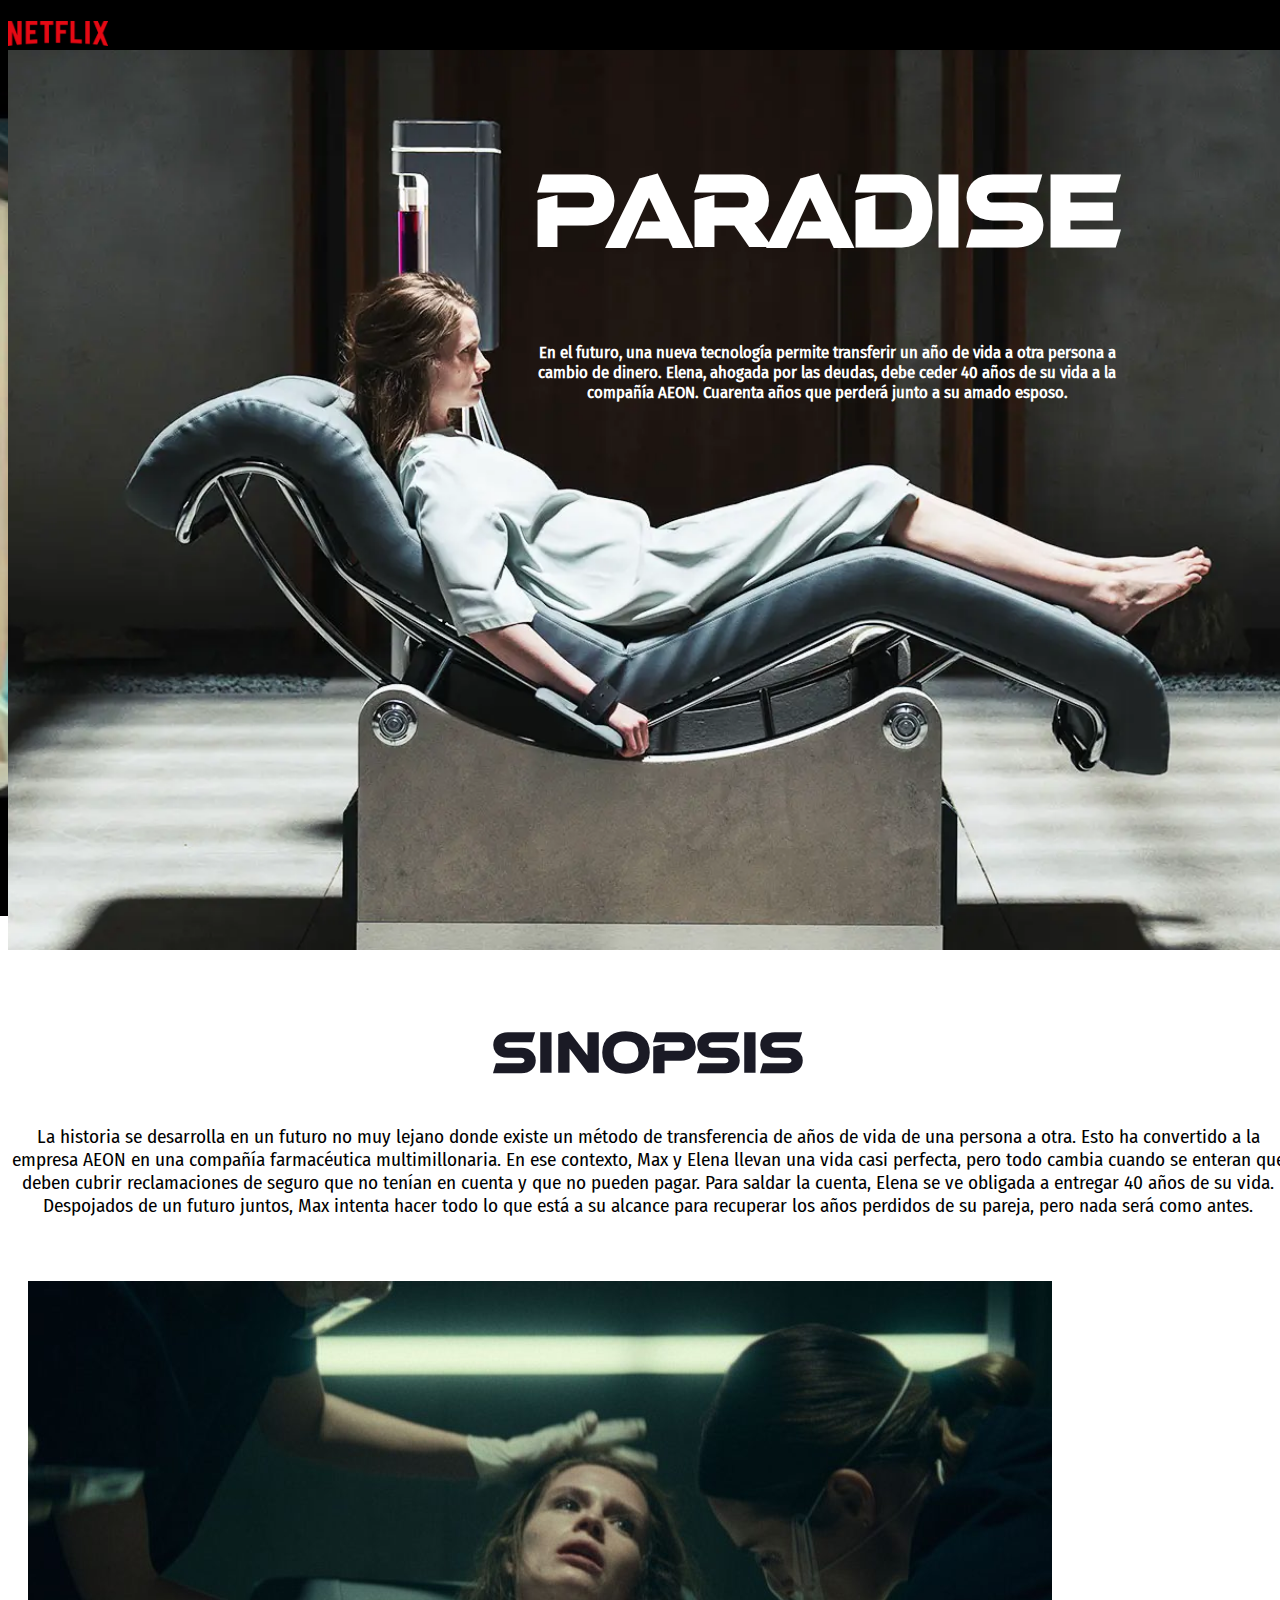
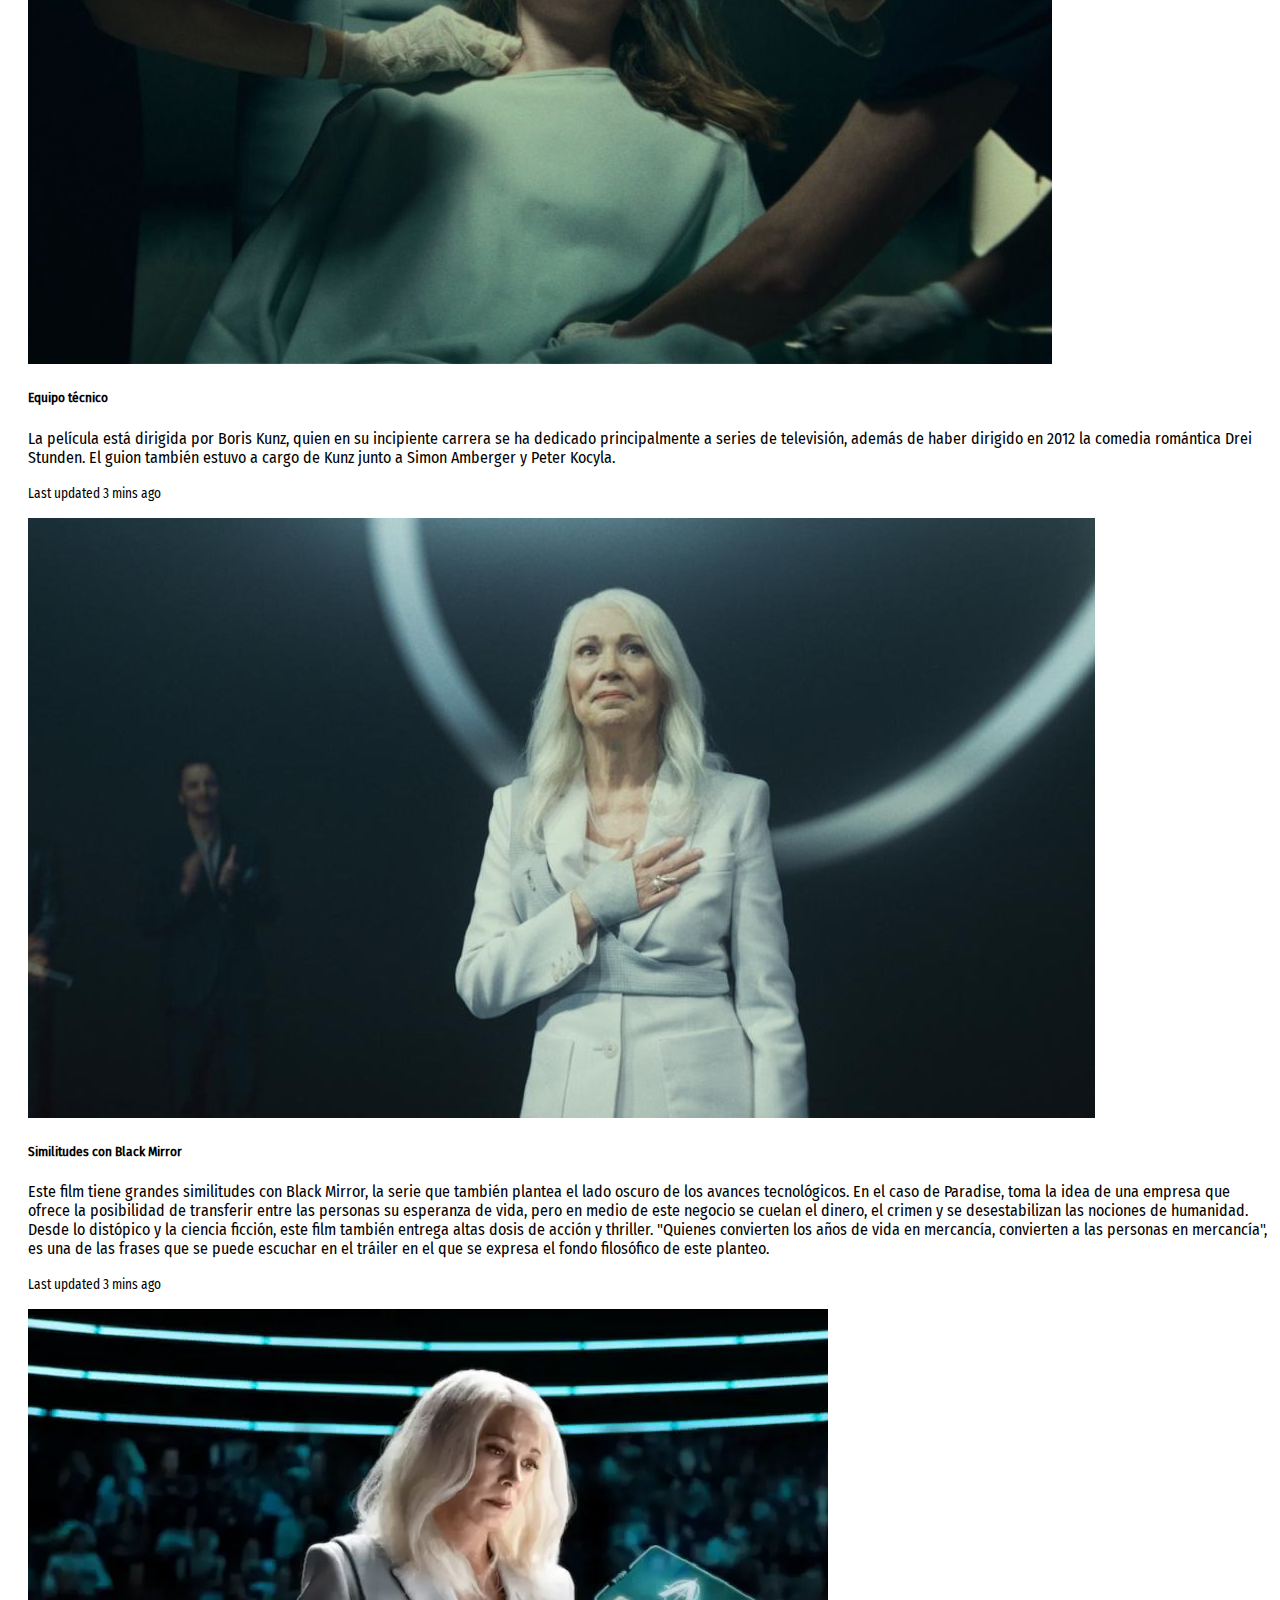
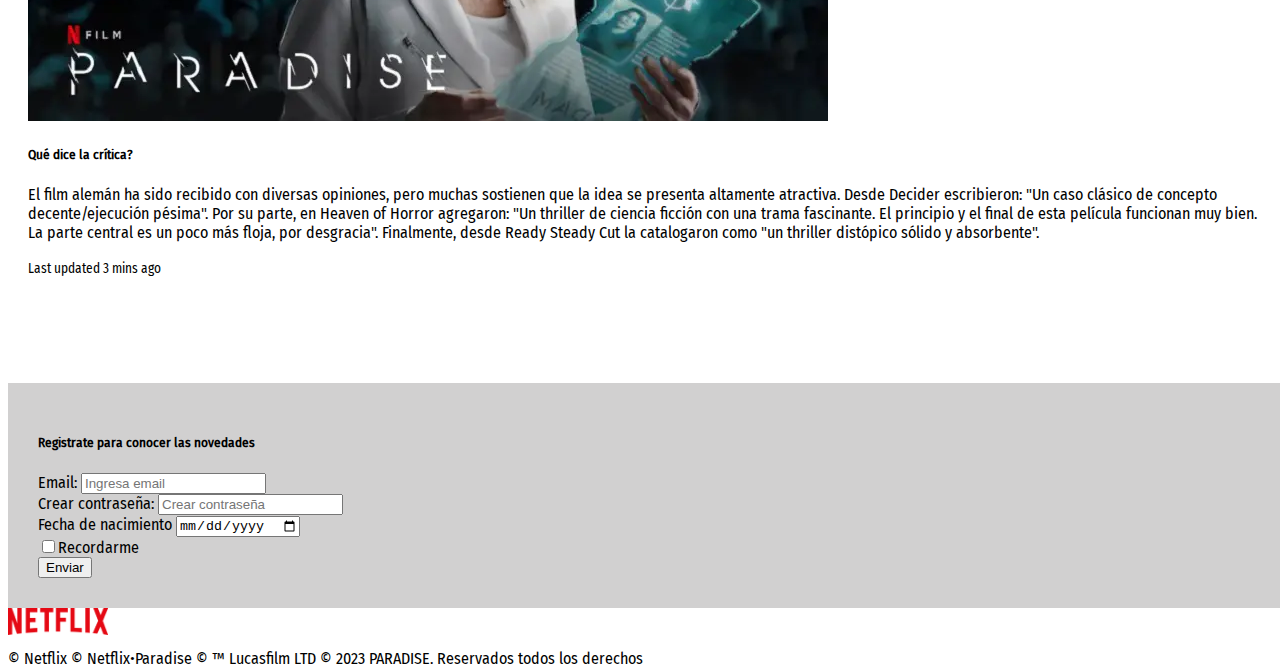
<file: LANDING PAGE/index.html>
<!doctype html>
<html lang="en">
  <head>
    <meta charset="utf-8">
    <meta name="viewport" content="width=device-width, initial-scale=1">
    <title>Landing page</title>
    <link rel="stylesheet" href="estilos.css">
    <link href="https://cdn.jsdelivr.net/npm/bootstrap@5.3.1/dist/css/bootstrap.min.css" rel="stylesheet" integrity="sha384-4bw+/aepP/YC94hEpVNVgiZdgIC5+VKNBQNGCHeKRQN+PtmoHDEXuppvnDJzQIu9" crossorigin="anonymous">
  </head>
  <body>
   <header>
      <nav class="navbar bg-body-tertiary">
       <div class="contenedor">
        <a class="navbar-brand" href="#">
          <img src="Imagenes/netflix-logo-51.png" alt="Bootstrap" width="100" height="25" margin="25" >
        </a>
       </div>
      </nav>
    </header>
    
    <div class="wrap">
      <div class="wrap-texto"> 
         <h2>Paradise</h2>
         <h6>En el futuro, una nueva tecnología permite transferir
           un año de vida a otra persona a cambio de dinero.
           Elena, ahogada por las deudas, debe ceder 40 años
           de su vida a la compañía AEON. Cuarenta años que
           perderá junto a su amado esposo.
         </h6>
      </div>
    </div>
    
   <div class="container">
      <h2>Sinopsis</h2>
      <p>La historia se desarrolla en un futuro no muy lejano donde existe un método de
        transferencia de años de vida de una persona a otra. Esto ha convertido a la
        empresa AEON en una compañía farmacéutica multimillonaria.
        En ese contexto, Max y Elena llevan una vida casi perfecta, pero todo cambia
        cuando se enteran que deben cubrir reclamaciones de seguro que no tenían en
        cuenta y que no pueden pagar.
        Para saldar la cuenta, Elena se ve obligada a entregar 40 años de su vida.
        Despojados de un futuro juntos, Max intenta hacer todo lo que está a su alcance
        para recuperar los años perdidos de su pareja, pero nada será como antes.</p>
   </div>
   <div class="container-2">
     <div class="card-group">
       <div class="card">
         <img src="Imagenes/img 1.jpg" class="card-img-top" alt="...">
         <div class="card-body "> 
           <h5 class="card-title">Equipo técnico</h5>
           <p class="card-text">La película está dirigida por Boris Kunz, quien en su incipiente carrera se 
            ha dedicado principalmente a series de televisión, además de haber dirigido en 2012 la comedia 
            romántica Drei Stunden. El guion también estuvo a cargo de Kunz junto a Simon Amberger y Peter Kocyla.
           </p>
           <p class="card-text"><small class="text-body-secondary">Last updated 3 mins ago</small></p>
         </div>
      </div>
      <div class="card">
        <img src="Imagenes/img 13.jpg" class="card-img-top" alt="...">
        <div class="card-body">
          <h5 class="card-title">Similitudes con Black Mirror</h5>
          <p class="card-text">Este film tiene grandes similitudes con Black Mirror, la serie que 
            también plantea el lado oscuro de los avances tecnológicos. En el caso de Paradise, toma 
            la idea de una empresa que ofrece la posibilidad de transferir entre las personas su esperanza de vida, 
            pero en medio de este negocio se cuelan el dinero, el crimen y se desestabilizan las nociones de humanidad. 
            Desde lo distópico y la ciencia ficción, este film también entrega altas dosis de acción y thriller. 
            "Quienes convierten los años de vida en mercancía, convierten a las personas en mercancía", es una de las 
            frases que se puede escuchar en el tráiler en el que se expresa el fondo filosófico de este planteo.</p>
          <p class="card-text"><small class="text-body-secondary">Last updated 3 mins ago</small></p>
        </div>
      </div>
      <div class="card">
        <img src="Imagenes/img 7.jpg" class="card-img-top" alt="...">
        <div class="card-body">
          <h5 class="card-title">Qué dice la crítica?</h5>
          <p class="card-text">El film alemán ha sido recibido con diversas opiniones, pero muchas sostienen 
            que la idea se presenta altamente atractiva. Desde Decider escribieron: "Un caso clásico de concepto 
            decente/ejecución pésima". Por su parte, en Heaven of Horror agregaron: "Un thriller de ciencia ficción 
            con una trama fascinante. El principio y el final de esta película funcionan muy bien. La parte central 
            es un poco más floja, por desgracia". Finalmente, desde Ready Steady Cut la catalogaron como "un thriller 
            distópico sólido y absorbente".</p>
          <p class="card-text"><small class="text-body-secondary">Last updated 3 mins ago</small></p>
        </div>
       </div>
     </div>
   </div>
  
   <div class="formulario-container">
     <h5>Registrate para conocer las novedades</h5>
     <form class="px-3 mb-3" action="gracias.html">
       <div class="mb-3 mt-3">
         <label for="email">Email:</label>
         <input type="email" class="form-control" id="email" placeholder="Ingresa email" name="email">
       </div>
       <div class="mb-3">
         <label for="pwd">Crear contraseña:</label>
         <input type="password" class="form-control" id="pwd" placeholder="Crear contraseña" name="pswd">
       </div>
       <div class="mb-3">
         <label for="exampleInputEmail1" class="form-label">Fecha de nacimiento</label>
         <input type="date" class="form-control" id="exampleInputEmail1" aria-describedby="emailHelp">
         <div id="emailHelp" class="form-text"></div>
      </div>
       <div class="form-check mb-3">
         <label class="form-check-label">
           <input class="form-check-input" type="checkbox" name="remember">Recordarme
         </label>
       </div>
         <button type="submit" action="gracias.html" class="btn btn-danger border-danger">Enviar</button>
     </form>
   </div>

   <footer class="bg-dark text-light text-center py-3">
     <img src="Imagenes/netflix-logo-51.png" class="card-img-top" alt="Disney Logo" style="max-width: 100px; margin: 0 auto;">
       <p style="margin-top: 10px;font-size: 16px ">&copy; Netflix &copy; Netflix•Paradise &copy; &trade; Lucasfilm LTD &copy; 2023 PARADISE. Reservados todos los derechos</p>
   </footer>

   <script src="https://cdn.jsdelivr.net/npm/bootstrap@5.3.1/dist/js/bootstrap.bundle.min.js" integrity="sha384-HwwvtgBNo3bZJJLYd8oVXjrBZt8cqVSpeBNS5n7C8IVInixGAoxmnlMuBnhbgrkm" crossorigin="anonymous"></script>
   <script src="https://cdn.jsdelivr.net/npm/@popperjs/core@2.11.8/dist/umd/popper.min.js" integrity="sha384-I7E8VVD/ismYTF4hNIPjVp/Zjvgyol6VFvRkX/vR+Vc4jQkC+hVqc2pM8ODewa9r" crossorigin="anonymous"></script>
   <script src="https://cdn.jsdelivr.net/npm/bootstrap@5.3.1/dist/js/bootstrap.min.js" integrity="sha384-Rx+T1VzGupg4BHQYs2gCW9It+akI2MM/mndMCy36UVfodzcJcF0GGLxZIzObiEfa" crossorigin="anonymous"></script>
  </body>

</html>
</file>
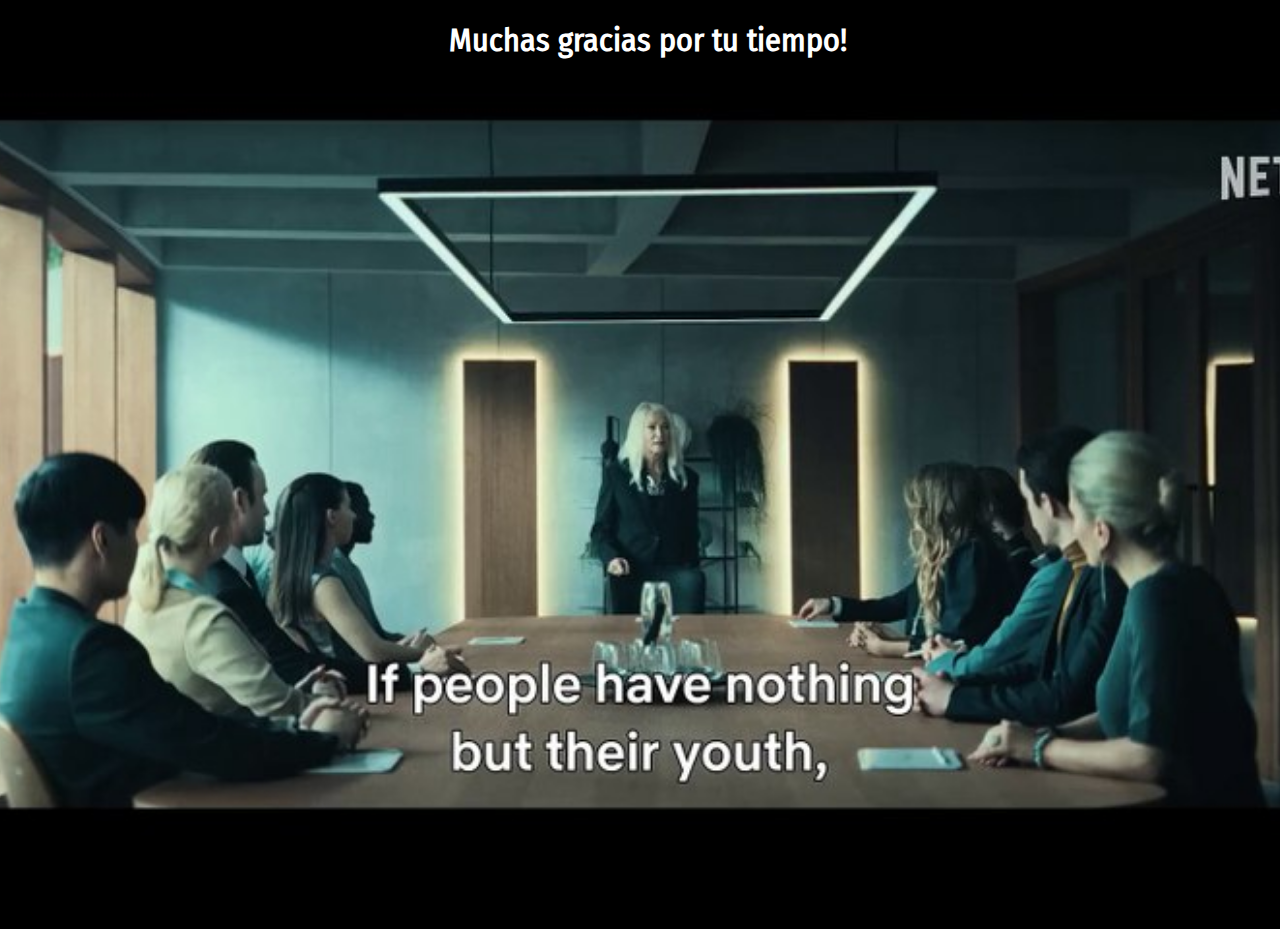
<file: LANDING PAGE/gracias.html>
<!doctype html>
<html lang="en">
  <head>
    <meta charset="utf-8">
    <meta name="viewport" content="width=device-width, initial-scale=1">
    <title>Bootstrap demo</title>
    <link rel="stylesheet" href="estilos.css">
    <link href="https://cdn.jsdelivr.net/npm/bootstrap@5.3.1/dist/css/bootstrap.min.css" rel="stylesheet" integrity="sha384-4bw+/aepP/YC94hEpVNVgiZdgIC5+VKNBQNGCHeKRQN+PtmoHDEXuppvnDJzQIu9" crossorigin="anonymous">
  </head>
  <body>
    <h1>Muchas gracias por tu tiempo!</h1>
    <script src="https://cdn.jsdelivr.net/npm/bootstrap@5.3.1/dist/js/bootstrap.bundle.min.js" integrity="sha384-HwwvtgBNo3bZJJLYd8oVXjrBZt8cqVSpeBNS5n7C8IVInixGAoxmnlMuBnhbgrkm" crossorigin="anonymous"></script>
  </body> 
  
  <script src="https://cdn.jsdelivr.net/npm/@popperjs/core@2.11.8/dist/umd/popper.min.js" integrity="sha384-I7E8VVD/ismYTF4hNIPjVp/Zjvgyol6VFvRkX/vR+Vc4jQkC+hVqc2pM8ODewa9r" crossorigin="anonymous"></script>
  <script src="https://cdn.jsdelivr.net/npm/bootstrap@5.3.1/dist/js/bootstrap.min.js" integrity="sha384-Rx+T1VzGupg4BHQYs2gCW9It+akI2MM/mndMCy36UVfodzcJcF0GGLxZIzObiEfa" crossorigin="anonymous"></script>
  </html>
</file>
<file: LANDING PAGE/estilos.css>
@font-face {
   font-family: atmosferic;
   src: url(a_atmospheric/aAtmospheric.ttf);
}
@font-face {
    font-family: firasans;
    src: url(Fira_Sans_Condensed/FiraSansCondensed-Regular.ttf);
 }
body{
    font-family: firasans;
    background-image: url(Imagenes/img\ 17);
    width: 100%;
    height: 100vh;
    background-position: center;
    background-repeat: no-repeat;
    background-size: cover;
}
body h1{
    color: white;
    font-family: firasans;
    text-align: center;

}
.wrap {
    width: 100%;
    height: 100vh;
    background-position: center;
    background-repeat: no-repeat;
    background-image: url('Imagenes/img 3.webp');
    background-size: cover;
}
.wrap-texto {
    text-align: center;
    position: absolute;
    top: 40%;
    left: 70%;
    transform: translate(-40%, -70%);
}
.wrap-texto h2 {
    color: white;
    font-size: 7vw;
    font-family: atmosferic;
    margin-top: 0;
}
.wrap-texto h6 {
    color: white;
    font-size: 1.3vw; 
    font-family: firasans;
    margin-top: 10px; 
}
.container{
    width: 100%;
    font-family: firasans;
    font-size: larger;
    text-align: center;
    padding-top: 3%;
    margin-bottom: 5%;
}
.container h2{
    color: rgb(26, 26, 37);
    justify-content: cover;
    font-size: 50px;
    font-family: atmosferic;
    width: 100%;
}
.titulo{
    padding-top: 25px;
} 
.row{
    justify-content: center;
}
.contenedor{
    padding-top: 1%;
}
.contenedor .navbar-brand .img{
    margin-left: 50%;
}

.wrap {
    width: 100%;
    height: 100vh;
    background-position: center;
    background-repeat: no-repeat;
    background-image: url('Imagenes/img 3.webp');
    background-size: cover;
}
.wrap-texto {
    text-align: center;
    position: absolute;
    top: 40%;
    left: 60%;
    transform: translate(-40%, -70%);
}
.wrap-texto h1 {
    color: white;
    font-size: 7vw;
    font-family: atmosferic;
    margin-top: 0;
}
.wrap-texto h6 {
    color: white;
    font-size: 1.3vw; 
    font-family: firasans;
    margin-top: 10px; 
}

.formulario-container {
    width: 100%;
    background-color: #d1d0d0; 
    justify-content: center;
    padding: 30px;
    margin-top: 7%;
}
.formulario-container .h5{
    font-family: firasans;
}
.custom-form {
 float:left;
}
.container-2 {
    display: flex;
    justify-content: space-between;
    flex-wrap: wrap;
    margin: 20px; /* Margen exterior para el contenedor */
}
.card img.card-img-top {
    max-width: auto;
    height: auto;
}
</file>
